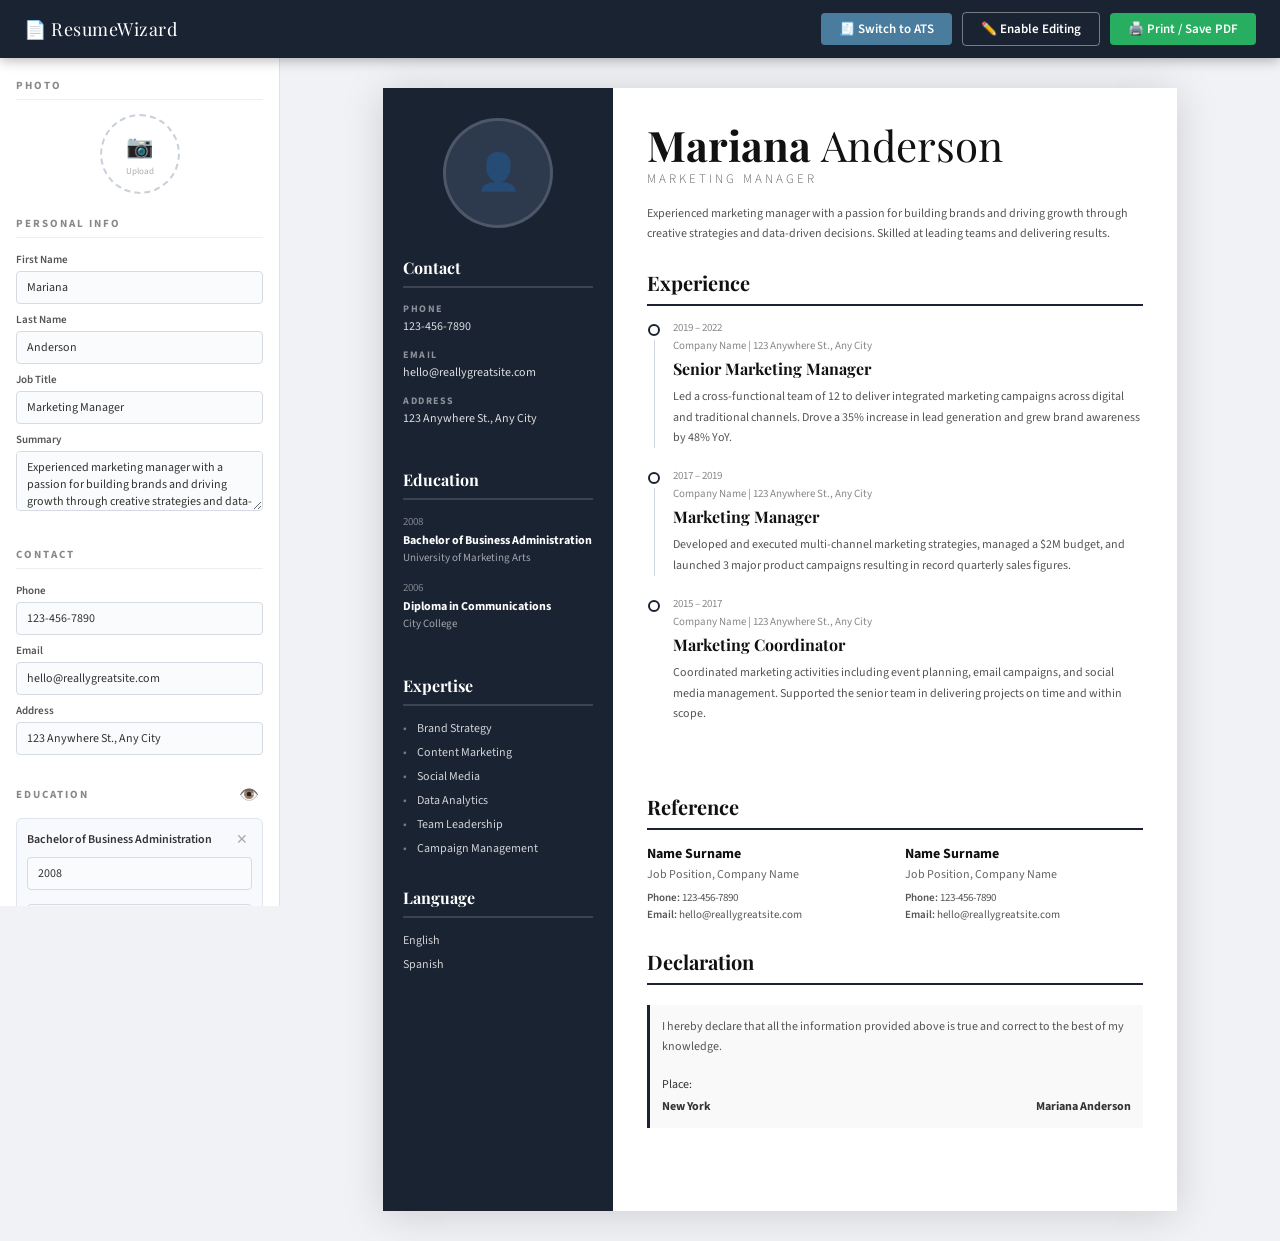
<file: docs/index.html>
<!DOCTYPE html>
<html lang="en">
<head>
<meta charset="UTF-8">
<meta name="viewport" content="width=device-width, initial-scale=1.0">
<title>Resume Wizard</title>
<link href="https://fonts.googleapis.com/css2?family=Playfair+Display:wght@400;700&family=Source+Sans+3:wght@300;400;600;700&display=swap" rel="stylesheet">
<link rel="stylesheet" href="style.css">

<style>

</style>
</head>
<body>

<!-- ══════════════════════════════════════════════════════════════════════════════
     TOP BAR
     ══════════════════════════════════════════════════════════════════════════════ -->
<div class="topbar">
  <div class="topbar-title">📄 ResumeWizard</div>
  <div class="topbar-actions">
    <button class="btn btn-primary" onclick="switchTemplate()">
      🧾 <span id="templateBtnText">Switch to ATS</span>
    </button>
    <button class="btn btn-outline" onclick="toggleEditMode()">
      ✏️ <span id="editBtnText">Enable Editing</span>
    </button>
    <button class="btn btn-success" onclick="printResume()">
      🖨️ Print / Save PDF
    </button>
  </div>
</div>

<div class="edit-notice" id="editNotice">
  ✏️ <strong>Edit Mode ON</strong> — Click any text on the resume to edit it directly. Use the panel on the left for structured fields.
</div>

<div class="app-body">

  <!-- ══════════════════════════════════════════════════════════════════════════════
       SIDEBAR CONTROL PANEL
       ══════════════════════════════════════════════════════════════════════════════ -->
  <div class="sidebar">

    <!-- PHOTO (Modern only) -->
    <div class="panel-group" id="panel_photo">
      <h3>Photo</h3>
      <div class="photo-upload-area" onclick="document.getElementById('photoInput').click()">
        <div class="upload-icon" id="uploadIcon">📷<span>Upload</span></div>
        <img id="sidebarPhotoPreview" style="display:none" alt="Preview">
      </div>
      <input type="file" id="photoInput" accept="image/*" onchange="handlePhoto(event)">
    </div>

    <!-- PERSONAL INFO -->
    <div class="panel-group">
      <h3>Personal Info</h3>
      <label class="field-label">First Name</label>
      <input class="field-input" id="f_firstname" value="Mariana" oninput="updateField('firstname', this.value)">
      
      <label class="field-label">Last Name</label>
      <input class="field-input" id="f_lastname" value="Anderson" oninput="updateField('lastname', this.value)">
      
      <label class="field-label">Job Title</label>
      <input class="field-input" id="f_role" value="Marketing Manager" oninput="updateField('role', this.value)">
      
      <label class="field-label">Summary</label>
      <textarea class="field-input field-textarea" id="f_summary" oninput="updateField('summary', this.value)">Experienced marketing manager with a passion for building brands and driving growth through creative strategies and data-driven decisions. Skilled at leading teams and delivering results.</textarea>
    </div>

    <!-- CONTACT -->
    <div class="panel-group">
      <h3>Contact</h3>
      <label class="field-label">Phone</label>
      <input class="field-input" id="f_phone" value="123-456-7890" oninput="updateField('phone', this.value)">
      
      <label class="field-label">Email</label>
      <input class="field-input" id="f_email" value="hello@reallygreatsite.com" oninput="updateField('email', this.value)">
      
      <label class="field-label">Address</label>
      <input class="field-input" id="f_address" value="123 Anywhere St., Any City" oninput="updateField('address', this.value)">
    </div>

    <!-- EDUCATION -->
    <div class="panel-group" id="panel_education">
      <div class="panel-header">
        <h3>Education</h3>
        <button class="btn-delete-section" onclick="toggleSection('education')" title="Hide/Show Section">👁️</button>
      </div>
      <div id="eduList"></div>
      <button class="btn-add" onclick="addEdu()">+ Add Education</button>
    </div>

    <!-- EXPERTISE -->
    <div class="panel-group" id="panel_expertise">
      <div class="panel-header">
        <h3>Expertise</h3>
        <button class="btn-delete-section" onclick="toggleSection('expertise')" title="Hide/Show Section">👁️</button>
      </div>
      <div class="list-items" id="expertiseList"></div>
      <button class="btn-add" onclick="addExpertise()">+ Add Skill</button>
    </div>

    <!-- LANGUAGES -->
    <div class="panel-group" id="panel_languages">
      <div class="panel-header">
        <h3>Languages</h3>
        <button class="btn-delete-section" onclick="toggleSection('languages')" title="Hide/Show Section">👁️</button>
      </div>
      <div class="list-items" id="langList"></div>
      <button class="btn-add" onclick="addLang()">+ Add Language</button>
    </div>

    <!-- EXPERIENCE -->
    <div class="panel-group" id="panel_experience">
      <div class="panel-header">
        <h3>Experience</h3>
        <button class="btn-delete-section" onclick="toggleSection('experience')" title="Hide/Show Section">👁️</button>
      </div>
      <div id="expList"></div>
      <button class="btn-add" onclick="addExp()">+ Add Experience</button>
    </div>

    <!-- REFERENCES -->
    <div class="panel-group" id="panel_references">
      <div class="panel-header">
        <h3>References</h3>
        <button class="btn-delete-section" onclick="toggleSection('references')" title="Hide/Show Section">👁️</button>
      </div>
      <div id="refList"></div>
      <button class="btn-add" onclick="addRef()">+ Add Reference</button>
    </div>

    <!-- CERTIFICATIONS (ATS only) -->
    <div class="panel-group hidden" id="panel_certifications">
      <div class="panel-header">
        <h3>Certifications</h3>
        <button class="btn-delete-section" onclick="toggleSection('certifications')" title="Hide/Show Section">👁️</button>
      </div>
      <div class="list-items" id="certList"></div>
      <button class="btn-add" onclick="addCert()">+ Add Certification</button>
    </div>

    <!-- DECLARATION -->
    <div class="panel-group" id="panel_declaration">
      <div class="panel-header">
        <h3>Declaration</h3>
        <button class="btn-delete-section" onclick="toggleSection('declaration')" title="Hide/Show Section">👁️</button>
      </div>
      
      <label class="field-label">Declaration Text</label>
      <textarea class="field-input field-textarea" id="f_declaration_text" oninput="updateField('declarationText', this.value)">I hereby declare that all the information provided above is true and correct to the best of my knowledge.</textarea>
      
      <label class="field-label">Place</label>
      <input class="field-input" id="f_declaration_place" value="New York" oninput="updateField('declarationPlace', this.value)">
      
      <label class="field-label">Your Name</label>
      <input class="field-input" id="f_declaration_name" value="Mariana Anderson" oninput="updateField('declarationName', this.value)">
    </div>

    <!-- CUSTOM BLOCKS -->
    <div class="panel-group">
      <h3>Custom Blocks</h3>
      <div class="custom-blocks-list" id="customBlocksList"></div>
      <button class="btn-add" onclick="addCustomBlock()">+ Add Custom Block</button>
    </div>

    <!-- COLOR THEME (Modern only) -->
    <div class="panel-group" id="panel_colors">
      <h3>Color Theme</h3>
      <div class="color-row">
        <div class="color-swatch active" style="background:#1a2332" onclick="setAccent('navy', this)" title="Navy"></div>
        <div class="color-swatch" style="background:#1a5f5e" onclick="setAccent('teal', this)" title="Teal"></div>
        <div class="color-swatch" style="background:#5c1a2a" onclick="setAccent('burgundy', this)" title="Burgundy"></div>
        <div class="color-swatch" style="background:#1e4035" onclick="setAccent('forest', this)" title="Forest"></div>
        <div class="color-swatch" style="background:#3d4a5c" onclick="setAccent('slate', this)" title="Slate"></div>
      </div>
    </div>

  </div>

  <!-- ══════════════════════════════════════════════════════════════════════════════
       PREVIEW CANVAS
       ══════════════════════════════════════════════════════════════════════════════ -->
  <div class="preview-wrap">
    
    <!-- MODERN TEMPLATE (Mariana Anderson) -->
    <div class="resume" id="resume" data-accent="navy">

      <!-- LEFT COLUMN -->
      <div class="resume-left">

        <div class="photo-circle">
          <div class="photo-placeholder" id="r_photo_placeholder">👤</div>
          <img id="r_photo" style="display:none;" alt="Profile Photo">
        </div>

        <!-- Contact -->
        <div class="resume-section" id="section_contact">
          <div class="left-section-title">Contact</div>
          <div class="contact-item">
            <div class="ci-label">Phone</div>
            <div class="ci-value" id="r_phone" contenteditable="false">123-456-7890</div>
          </div>
          <div class="contact-item">
            <div class="ci-label">Email</div>
            <div class="ci-value" id="r_email" contenteditable="false">hello@reallygreatsite.com</div>
          </div>
          <div class="contact-item">
            <div class="ci-label">Address</div>
            <div class="ci-value" id="r_address" contenteditable="false">123 Anywhere St., Any City</div>
          </div>
        </div>

        <!-- Education -->
        <div class="resume-section" id="section_education">
          <div class="left-section-title">Education</div>
          <div id="r_edu"></div>
        </div>

        <!-- Expertise -->
        <div class="resume-section" id="section_expertise">
          <div class="left-section-title">Expertise</div>
          <ul class="expertise-list" id="r_expertise"></ul>
        </div>

        <!-- Language -->
        <div class="resume-section" id="section_languages">
          <div class="left-section-title">Language</div>
          <div class="lang-list" id="r_lang"></div>
        </div>

      </div>

      <!-- RIGHT COLUMN -->
      <div class="resume-right">

        <!-- Header -->
        <div>
          <div class="resume-name">
            <strong><span id="r_firstname" contenteditable="false">Mariana</span></strong>&nbsp;<span id="r_lastname" contenteditable="false">Anderson</span>
          </div>
          <div class="resume-role" id="r_role" contenteditable="false">Marketing Manager</div>
          <div class="resume-summary" id="r_summary" contenteditable="false">Experienced marketing manager with a passion for building brands and driving growth through creative strategies and data-driven decisions. Skilled at leading teams and delivering results.</div>
        </div>

        <!-- Experience -->
        <div class="resume-section" id="section_experience">
          <div class="right-section-title">Experience</div>
          <div id="r_exp"></div>
        </div>

        <!-- Custom Blocks (Modern) -->
        <div id="r_custom_blocks"></div>

        <!-- Reference -->
        <div class="resume-section" id="section_references">
          <div class="right-section-title">Reference</div>
          <div class="ref-grid" id="r_ref"></div>
        </div>

        <!-- Declaration (Modern) -->
        <div class="resume-section" id="section_declaration">
          <div class="right-section-title">Declaration</div>
          <div class="declaration-box">
            <div class="declaration-text" id="r_declaration_text" contenteditable="false">
              I hereby declare that all the information provided above is true and correct to the best of my knowledge.
            </div>
            <div class="declaration-signature">
              <div class="declaration-place">
                Place: <strong id="r_declaration_place" contenteditable="false">New York</strong>
              </div>
              <div class="declaration-name">
                <strong id="r_declaration_name" contenteditable="false">Mariana Anderson</strong>
              </div>
            </div>
          </div>
        </div>

      </div>
    </div>

    <!-- ATS TEMPLATE (Michael Harris) -->
    <div class="resume ats-template" id="resumeATS" style="display:none;">

      <!-- Header -->
      <div class="ats-header">
        <div class="ats-name" id="ats_name" contenteditable="false">MICHAEL HARRIS</div>
        <div class="ats-role" id="ats_role" contenteditable="false">Digital Marketing | SEO | SEM | Content Marketing</div>
        <div class="ats-contact" id="ats_contact" contenteditable="false">Sydney, Australia | michael.harris@email.com | +61 412 345 678 | linkedin.com/in/michaelharris</div>
      </div>

      <!-- Professional Summary -->
      <div class="ats-section">
        <div class="ats-section-title">PROFESSIONAL SUMMARY</div>
        <div id="ats_summary" contenteditable="false" style="font-size:12px; color:#555; line-height:1.7;">
          Results-oriented marketing professional with over 5 years of experience in digital marketing, brand strategy, and content creation. Proven track record of increasing brand awareness and driving revenue growth through innovative campaigns.
        </div>
      </div>

      <!-- Work Experience -->
      <div class="ats-section" id="ats_section_experience">
        <div class="ats-section-title">WORK EXPERIENCE</div>
        <div id="ats_exp"></div>
      </div>

      <!-- Education -->
      <div class="ats-section" id="ats_section_education">
        <div class="ats-section-title">EDUCATION</div>
        <div id="ats_edu"></div>
      </div>

      <!-- Skills -->
      <div class="ats-section" id="ats_section_expertise">
        <div class="ats-section-title">SKILLS</div>
        <div class="ats-skills-grid" id="ats_skills"></div>
      </div>

      <!-- Certifications -->
      <div class="ats-section" id="ats_section_certifications">
        <div class="ats-section-title">CERTIFICATIONS</div>
        <div class="ats-cert-list" id="ats_certs"></div>
      </div>

      <!-- Custom Blocks (ATS) -->
      <div id="ats_custom_blocks"></div>

      <!-- Declaration (ATS) -->
      <div class="ats-section" id="ats_section_declaration">
        <div class="ats-section-title">DECLARATION</div>
        <div class="ats-declaration">
          <div class="ats-declaration-text" id="ats_declaration_text" contenteditable="false">
            I hereby declare that all the information provided above is true and correct to the best of my knowledge.
          </div>
          <div class="ats-declaration-signature">
            <div class="ats-declaration-place">
              Place: <strong id="ats_declaration_place" contenteditable="false">New York</strong>
            </div>
            <div class="ats-declaration-name">
              <strong id="ats_declaration_name" contenteditable="false">Mariana Anderson</strong>
            </div>
          </div>
        </div>
      </div>

    </div>
  </div>
</div>

<script src = "index.js"></script>
</body>
</html>
</file>
<file: docs/style.css>
@import url('https://fonts.googleapis.com/css2?family=Playfair+Display:wght@400;700&family=Source+Sans+3:wght@300;400;600;700&display=swap');

/* ══════════════════════════════════════════════════════════════════════════════
   APP SHELL & RESET
   ══════════════════════════════════════════════════════════════════════════════ */
*, *::before, *::after { box-sizing: border-box; margin: 0; padding: 0; }

body {
  font-family: 'Source Sans 3', sans-serif;
  background: #f0f2f5;
  min-height: 100vh;
}

/* ══════════════════════════════════════════════════════════════════════════════
   TOP BAR
   ══════════════════════════════════════════════════════════════════════════════ */
.topbar {
  background: #1a2332;
  color: #fff;
  padding: 12px 24px;
  display: flex;
  align-items: center;
  justify-content: space-between;
  position: sticky;
  top: 0;
  z-index: 100;
  box-shadow: 0 2px 12px rgba(0,0,0,0.3);
}

.topbar-title {
  font-family: 'Playfair Display', serif;
  font-size: 18px;
  letter-spacing: 0.5px;
}

.topbar-actions { 
  display: flex; 
  gap: 10px; 
  align-items: center;
}

.btn {
  padding: 7px 18px;
  border-radius: 4px;
  border: none;
  cursor: pointer;
  font-size: 13px;
  font-weight: 600;
  font-family: 'Source Sans 3', sans-serif;
  transition: all 0.2s;
}

.btn-outline {
  background: transparent;
  border: 1px solid rgba(255,255,255,0.4);
  color: #fff;
}
.btn-outline:hover { background: rgba(255,255,255,0.1); }

.btn-primary {
  background: #4a7c9e;
  color: #fff;
}
.btn-primary:hover { background: #3a6b8e; }

.btn-success {
  background: #27ae60;
  color: #fff;
}
.btn-success:hover { background: #219a52; }

.btn-danger {
  background: #e74c3c;
  color: #fff;
}
.btn-danger:hover { background: #c0392b; }

/* ══════════════════════════════════════════════════════════════════════════════
   EDIT MODE NOTICE
   ══════════════════════════════════════════════════════════════════════════════ */
.edit-notice {
  background: #eaf4fb;
  border-bottom: 2px solid #4a7c9e;
  padding: 8px 24px;
  font-size: 12px;
  color: #2c5f7a;
  text-align: center;
  display: none;
}
.edit-notice.visible { display: block; }

/* ══════════════════════════════════════════════════════════════════════════════
   MAIN LAYOUT
   ══════════════════════════════════════════════════════════════════════════════ */
.app-body {
  display: flex;
  min-height: calc(100vh - 52px);
}

/* ══════════════════════════════════════════════════════════════════════════════
   SIDEBAR PANEL
   ══════════════════════════════════════════════════════════════════════════════ */
.sidebar {
  width: 280px;
  background: #fff;
  border-right: 1px solid #dde2ea;
  padding: 20px 16px;
  overflow-y: auto;
  flex-shrink: 0;
  position: sticky;
  top: 52px;
  height: calc(100vh - 52px);
}

.sidebar h3 {
  font-size: 11px;
  font-weight: 700;
  letter-spacing: 2px;
  text-transform: uppercase;
  color: #888;
  margin-bottom: 14px;
  padding-bottom: 6px;
  border-bottom: 1px solid #eee;
}

.panel-group { 
  margin-bottom: 22px;
  position: relative;
}

.panel-group.hidden {
  display: none;
}

.panel-header {
  display: flex;
  justify-content: space-between;
  align-items: center;
  margin-bottom: 14px;
}

.panel-header h3 {
  margin-bottom: 0;
  padding-bottom: 0;
  border-bottom: none;
  flex: 1;
}

.btn-delete-section {
  background: none;
  border: none;
  color: #e74c3c;
  cursor: pointer;
  font-size: 16px;
  padding: 0 4px;
  transition: color 0.2s;
}

.btn-delete-section:hover {
  color: #c0392b;
}

.field-label {
  font-size: 11px;
  font-weight: 600;
  color: #555;
  margin-bottom: 4px;
  display: block;
}

.field-input {
  width: 100%;
  padding: 7px 10px;
  border: 1px solid #d5dae3;
  border-radius: 4px;
  font-size: 12px;
  font-family: 'Source Sans 3', sans-serif;
  color: #333;
  background: #fafbfd;
  margin-bottom: 8px;
  transition: border-color 0.2s;
}
.field-input:focus { outline: none; border-color: #4a7c9e; background: #fff; }

.field-textarea {
  resize: vertical;
  min-height: 60px;
}

/* Photo upload */
.photo-upload-area {
  border: 2px dashed #c8d0db;
  border-radius: 50%;
  width: 80px;
  height: 80px;
  display: flex;
  align-items: center;
  justify-content: center;
  cursor: pointer;
  overflow: hidden;
  position: relative;
  margin: 0 auto 12px;
  transition: border-color 0.2s;
}
.photo-upload-area:hover { border-color: #4a7c9e; }
.photo-upload-area img { width: 100%; height: 100%; object-fit: cover; }
.photo-upload-area .upload-icon {
  font-size: 22px;
  color: #aaa;
  display: flex;
  flex-direction: column;
  align-items: center;
  gap: 2px;
}
.photo-upload-area .upload-icon span { font-size: 9px; color: #aaa; }
#photoInput { display: none; }

/* Color picker */
.color-row { display: flex; gap: 8px; flex-wrap: wrap; margin-bottom: 8px; }
.color-swatch {
  width: 24px; 
  height: 24px;
  border-radius: 50%;
  cursor: pointer;
  border: 2px solid transparent;
  transition: border-color 0.2s, transform 0.15s;
}
.color-swatch.active, 
.color-swatch:hover { 
  border-color: #333; 
  transform: scale(1.15); 
}

/* List editor */
.list-items { display: flex; flex-direction: column; gap: 4px; }
.list-item-row {
  display: flex;
  gap: 6px;
  align-items: center;
}
.list-item-row input {
  flex: 1;
  padding: 5px 8px;
  border: 1px solid #d5dae3;
  border-radius: 4px;
  font-size: 12px;
  font-family: 'Source Sans 3', sans-serif;
}
.list-item-row input:focus { outline: none; border-color: #4a7c9e; }

.btn-icon {
  background: none;
  border: none;
  cursor: pointer;
  color: #aaa;
  font-size: 14px;
  padding: 2px 4px;
  transition: color 0.2s;
}
.btn-icon:hover { color: #e74c3c; }

.btn-add {
  font-size: 11px;
  color: #4a7c9e;
  background: none;
  border: 1px dashed #4a7c9e;
  border-radius: 4px;
  padding: 4px 10px;
  cursor: pointer;
  width: 100%;
  margin-top: 4px;
  font-family: 'Source Sans 3', sans-serif;
  transition: background 0.2s;
}
.btn-add:hover { background: #eaf4fb; }

/* Experience editor */
.exp-card {
  background: #f7f9fc;
  border: 1px solid #e0e6ef;
  border-radius: 6px;
  padding: 10px;
  margin-bottom: 8px;
}
.exp-card-header {
  display: flex;
  justify-content: space-between;
  align-items: center;
  margin-bottom: 8px;
  cursor: pointer;
}
.exp-card-title { font-size: 12px; font-weight: 600; color: #333; }
.exp-card-body { display: flex; flex-direction: column; gap: 6px; }

/* Custom blocks */
.custom-blocks-list {
  display: flex;
  flex-direction: column;
  gap: 8px;
}

.custom-block-item {
  background: #f7f9fc;
  border: 1px solid #e0e6ef;
  border-radius: 6px;
  padding: 10px;
}

.custom-block-header {
  display: flex;
  justify-content: space-between;
  align-items: center;
  margin-bottom: 8px;
}

.custom-block-name {
  font-size: 12px;
  font-weight: 600;
  color: #333;
}

/* ══════════════════════════════════════════════════════════════════════════════
   PREVIEW CANVAS
   ══════════════════════════════════════════════════════════════════════════════ */
.preview-wrap {
  flex: 1;
  padding: 30px;
  overflow-y: auto;
  display: flex;
  justify-content: center;
  align-items: flex-start;
}

/* ══════════════════════════════════════════════════════════════════════════════
   MODERN RESUME TEMPLATE (Mariana Anderson Style)
   ══════════════════════════════════════════════════════════════════════════════ */
.resume {
  width: 794px;
  min-height: 1123px;
  background: #fff;
  box-shadow: 0 4px 40px rgba(0,0,0,0.15);
  display: grid;
  grid-template-columns: 230px 1fr;
  font-size: 13px;
  line-height: 1.5;
}

/* Left Column */
.resume-left {
  background: #1a2332;
  color: #fff;
  padding: 30px 20px;
  display: flex;
  flex-direction: column;
  gap: 28px;
}

.photo-circle {
  width: 110px;
  height: 110px;
  border-radius: 50%;
  background: #2d3a4d;
  overflow: hidden;
  margin: 0 auto;
  border: 3px solid rgba(255,255,255,0.15);
  flex-shrink: 0;
}
.photo-circle img { width: 100%; height: 100%; object-fit: cover; }
.photo-placeholder {
  width: 100%; 
  height: 100%;
  display: flex; 
  align-items: center; 
  justify-content: center;
  color: rgba(255,255,255,0.3);
  font-size: 36px;
}

.left-section-title {
  font-family: 'Playfair Display', serif;
  font-size: 16px;
  font-weight: 700;
  color: #fff;
  margin-bottom: 14px;
  padding-bottom: 6px;
  border-bottom: 2px solid rgba(255,255,255,0.15);
}

.contact-item { margin-bottom: 12px; }
.contact-item .ci-label {
  font-size: 10px;
  font-weight: 700;
  letter-spacing: 1.5px;
  text-transform: uppercase;
  color: rgba(255,255,255,0.5);
  margin-bottom: 1px;
}
.contact-item .ci-value {
  font-size: 12px;
  color: rgba(255,255,255,0.85);
  word-break: break-word;
}

.edu-item { margin-bottom: 14px; }
.edu-year { font-size: 11px; color: rgba(255,255,255,0.45); margin-bottom: 1px; }
.edu-degree { font-size: 12px; font-weight: 700; color: #fff; }
.edu-school { font-size: 11px; color: rgba(255,255,255,0.6); }

.expertise-list {
  list-style: none;
  display: flex;
  flex-direction: column;
  gap: 6px;
}
.expertise-list li {
  font-size: 12px;
  color: rgba(255,255,255,0.8);
  padding-left: 14px;
  position: relative;
}
.expertise-list li::before {
  content: '•';
  position: absolute;
  left: 0;
  color: rgba(255,255,255,0.4);
}

.lang-list { display: flex; flex-direction: column; gap: 6px; }
.lang-item { font-size: 12px; color: rgba(255,255,255,0.8); }

/* Right Column */
.resume-right {
  padding: 36px 34px;
  display: flex;
  flex-direction: column;
  gap: 24px;
}

.resume-name {
  font-family: 'Playfair Display', serif;
  font-size: 42px;
  font-weight: 400;
  line-height: 1;
  margin-bottom: 4px;
  color: #111;
}
.resume-name strong { font-weight: 700; }

.resume-role {
  font-size: 13px;
  font-weight: 300;
  letter-spacing: 3px;
  text-transform: uppercase;
  color: #666;
  margin-bottom: 14px;
}

.resume-summary {
  font-size: 12px;
  color: #555;
  line-height: 1.7;
}

.right-section-title {
  font-family: 'Playfair Display', serif;
  font-size: 20px;
  font-weight: 700;
  color: #111;
  margin-bottom: 14px;
  padding-bottom: 6px;
  border-bottom: 2px solid #1a2332;
}

.resume-section {
  display: block;
}

.resume-section.hidden {
  display: none;
}

/* Experience items */
.exp-item {
  display: grid;
  grid-template-columns: 14px 1fr;
  gap: 12px;
  margin-bottom: 20px;
}
.exp-dot-col { 
  display: flex; 
  flex-direction: column; 
  align-items: center; 
  padding-top: 4px; 
}
.exp-dot {
  width: 12px; 
  height: 12px;
  border-radius: 50%;
  background: #fff;
  border: 2px solid #1a2332;
  flex-shrink: 0;
}
.exp-line {
  width: 1px;
  flex: 1;
  background: #d0d7e3;
  margin-top: 4px;
}
.exp-period { font-size: 11px; color: #888; margin-bottom: 1px; }
.exp-company { font-size: 11px; color: #888; margin-bottom: 3px; }
.exp-title {
  font-family: 'Playfair Display', serif;
  font-size: 16px;
  font-weight: 700;
  color: #111;
  margin-bottom: 6px;
}
.exp-desc { font-size: 12px; color: #555; line-height: 1.7; }

/* References */
.ref-grid { display: grid; grid-template-columns: 1fr 1fr; gap: 20px; }
.ref-name { font-size: 14px; font-weight: 700; color: #111; margin-bottom: 1px; }
.ref-role { font-size: 12px; color: #666; margin-bottom: 6px; }
.ref-detail { font-size: 11px; color: #555; }
.ref-detail span { font-weight: 600; }

/* Declaration */
.declaration-box {
  margin-top: 20px;
  padding: 12px;
  background: #f9f9f9;
  border-left: 3px solid #1a2332;
}

.declaration-text {
  font-size: 12px;
  color: #555;
  line-height: 1.6;
  margin-bottom: 12px;
}

.declaration-signature {
  display: flex;
  justify-content: space-between;
  align-items: flex-end;
  margin-top: 20px;
}

.declaration-place,
.declaration-name {
  font-size: 12px;
  color: #333;
}

.declaration-place strong,
.declaration-name strong {
  display: block;
  margin-top: 4px;
  font-weight: 700;
}

/* Editable highlighting */
.resume [contenteditable="true"] {
  outline: none;
  border-radius: 2px;
  transition: background 0.15s;
  min-width: 20px;
  display: inline-block;
}
.resume.edit-mode [contenteditable="true"]:hover {
  background: rgba(74,124,158,0.12);
  cursor: text;
}
.resume.edit-mode [contenteditable="true"]:focus {
  background: rgba(74,124,158,0.18);
  box-shadow: 0 0 0 1px rgba(74,124,158,0.5);
}

/* Accent color theming */
.resume[data-accent="navy"] .right-section-title,
.resume[data-accent="navy"] .exp-dot,
.resume[data-accent="navy"] .declaration-box { border-color: #1a2332; }
.resume[data-accent="navy"] .resume-left { background: #1a2332; }

.resume[data-accent="teal"] .resume-left { background: #1a5f5e; }
.resume[data-accent="teal"] .right-section-title,
.resume[data-accent="teal"] .exp-dot,
.resume[data-accent="teal"] .declaration-box { border-color: #1a5f5e; }

.resume[data-accent="burgundy"] .resume-left { background: #5c1a2a; }
.resume[data-accent="burgundy"] .right-section-title,
.resume[data-accent="burgundy"] .exp-dot,
.resume[data-accent="burgundy"] .declaration-box { border-color: #5c1a2a; }

.resume[data-accent="forest"] .resume-left { background: #1e4035; }
.resume[data-accent="forest"] .right-section-title,
.resume[data-accent="forest"] .exp-dot,
.resume[data-accent="forest"] .declaration-box { border-color: #1e4035; }

.resume[data-accent="slate"] .resume-left { background: #3d4a5c; }
.resume[data-accent="slate"] .right-section-title,
.resume[data-accent="slate"] .exp-dot,
.resume[data-accent="slate"] .declaration-box { border-color: #3d4a5c; }

/* ══════════════════════════════════════════════════════════════════════════════
   ATS TEMPLATE (Michael Harris Style)
   ══════════════════════════════════════════════════════════════════════════════ */
.ats-template {
  grid-template-columns: 1fr !important;
  padding: 40px !important;
}

.ats-header {
  text-align: center;
  margin-bottom: 20px;
  padding-bottom: 10px;
  border-bottom: 2px solid #333;
}

.ats-name {
  font-size: 28px;
  font-weight: 700;
  letter-spacing: 2px;
  color: #111;
  margin-bottom: 4px;
}

.ats-role {
  font-size: 13px;
  color: #555;
  margin-top: 4px;
}

.ats-contact {
  font-size: 12px;
  color: #777;
  margin-top: 6px;
}

.ats-section {
  margin-bottom: 20px;
}

.ats-section.hidden {
  display: none;
}

.ats-section-title {
  font-family: 'Playfair Display', serif;
  font-size: 16px;
  font-weight: 700;
  color: #111;
  margin-bottom: 10px;
  padding-bottom: 4px;
  border-bottom: 2px solid #333;
  text-transform: uppercase;
  letter-spacing: 1px;
}

.ats-exp-item {
  margin-bottom: 16px;
}

.ats-exp-title {
  font-size: 14px;
  font-weight: 700;
  color: #111;
}

.ats-exp-meta {
  font-size: 12px;
  color: #666;
  margin-bottom: 4px;
}

.ats-exp-item ul {
  margin-left: 20px;
  margin-top: 4px;
}

.ats-exp-item ul li {
  font-size: 12px;
  color: #555;
  line-height: 1.6;
  margin-bottom: 2px;
}

.ats-edu-item {
  margin-bottom: 10px;
}

.ats-edu-degree {
  font-size: 13px;
  font-weight: 700;
  color: #111;
}

.ats-edu-meta {
  font-size: 12px;
  color: #666;
}

.ats-skills-grid {
  display: grid;
  grid-template-columns: repeat(auto-fit, minmax(180px, 1fr));
  gap: 8px;
}

.ats-skill-item {
  font-size: 12px;
  color: #555;
  padding-left: 14px;
  position: relative;
}

.ats-skill-item::before {
  content: '•';
  position: absolute;
  left: 0;
  color: #333;
}

.ats-cert-list {
  list-style: none;
}

.ats-cert-item {
  font-size: 12px;
  color: #555;
  padding-left: 14px;
  position: relative;
  margin-bottom: 4px;
}

.ats-cert-item::before {
  content: '✓';
  position: absolute;
  left: 0;
  color: #27ae60;
  font-weight: 700;
}

.ats-declaration {
  margin-top: 30px;
  padding-top: 15px;
  border-top: 1px solid #ddd;
}

.ats-declaration-text {
  font-size: 12px;
  color: #555;
  line-height: 1.6;
  margin-bottom: 15px;
}

.ats-declaration-signature {
  display: flex;
  justify-content: space-between;
  align-items: flex-end;
}

.ats-declaration-place,
.ats-declaration-name {
  font-size: 12px;
  color: #333;
}

.ats-declaration-place strong,
.ats-declaration-name strong {
  display: block;
  margin-top: 4px;
  font-weight: 700;
}

/* Custom blocks in ATS */
.ats-custom-block {
  margin-bottom: 20px;
}

.ats-custom-content {
  font-size: 12px;
  color: #555;
  line-height: 1.7;
  white-space: pre-wrap;
}

/* ══════════════════════════════════════════════════════════════════════════════
   PRINT STYLES
   ══════════════════════════════════════════════════════════════════════════════ */
@media print {
  @page {
    size: A4 portrait;
    margin: 0;
  }
  
  html, body {
    width: 210mm;
    height: 297mm;
    margin: 0 !important;
    padding: 0 !important;
    background: #fff !important;
    -webkit-print-color-adjust: exact !important;
    print-color-adjust: exact !important;
  }
  
  .topbar, 
  .edit-notice, 
  .sidebar { 
    display: none !important; 
  }
  
  .app-body {
    display: block !important;
    width: 210mm;
  }
  
  .preview-wrap {
    padding: 0 !important;
    margin: 0 !important;
    width: 210mm;
    display: block !important;
  }
  
  .resume {
    box-shadow: none !important;
    width: 210mm !important;
    min-height: 297mm !important;
    margin: 0 !important;
    page-break-inside: avoid;
  }
  
  .resume-left {
    -webkit-print-color-adjust: exact !important;
    print-color-adjust: exact !important;
  }
  
  /* Force background colors to print */
  .resume[data-accent="navy"] .resume-left { background: #1a2332 !important; }
  .resume[data-accent="teal"] .resume-left { background: #1a5f5e !important; }
  .resume[data-accent="burgundy"] .resume-left { background: #5c1a2a !important; }
  .resume[data-accent="forest"] .resume-left { background: #1e4035 !important; }
  .resume[data-accent="slate"] .resume-left { background: #3d4a5c !important; }
}
</file>
